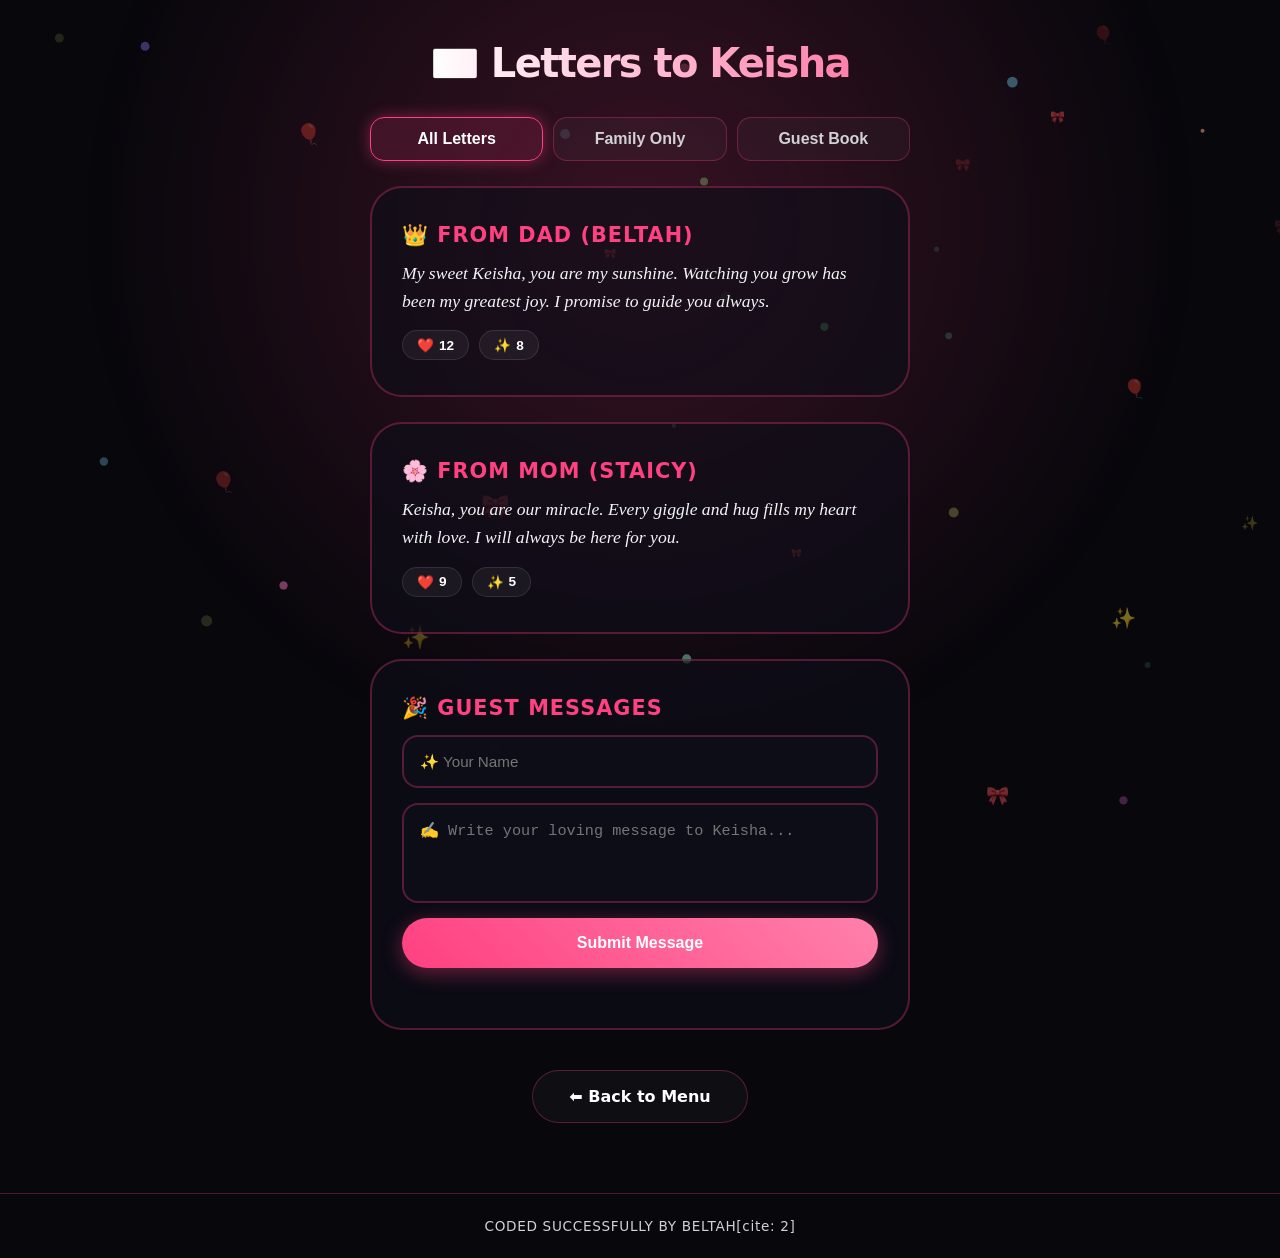
<file: letter.html>
<!DOCTYPE html>
<html lang="en">
<head>
  <meta charset="UTF-8">
  <meta name="viewport" content="width=device-width, initial-scale=1.0">
  <title>Letters to Keisha</title>
  <style>
    :root {
      --bg: #07070c;
      --card-bg: rgba(15, 15, 25, 0.65);
      --border: rgba(255, 64, 129, 0.3);
      --accent: #ff4081;
      --accent-glow: rgba(255, 64, 129, 0.4);
      --text-main: #f3f4f6;
      --text-muted: #d1d1d6;
    }

    body {
      font-family: system-ui, -apple-system, sans-serif;
      background-color: var(--bg);
      color: var(--text-main);
      text-align: center;
      margin: 0;
      min-height: 100vh;
      display: flex;
      flex-direction: column;
      align-items: center;
      justify-content: space-between;
      overflow-x: hidden;
      position: relative;
    }

    body::before {
      content: "";
      position: fixed;
      top: 0; left: 50%; transform: translateX(-50%);
      width: 100%; max-width: 1400px; height: 100%;
      background: radial-gradient(circle at 50% 25%, rgba(255, 64, 129, 0.2), transparent 60%);
      z-index: -2;
      pointer-events: none;
    }

    #ambientCanvas {
      position: fixed;
      top: 0; left: 0; width: 100%; height: 100%;
      z-index: -1;
      pointer-events: none;
    }

    main {
      flex: 1;
      display: flex;
      flex-direction: column;
      align-items: center;
      justify-content: center;
      width: 100%;
      padding: 40px 20px;
      box-sizing: border-box;
    }

    h1 {
      font-size: 2.5rem;
      font-weight: 800;
      letter-spacing: -0.04em;
      margin: 0 0 30px 0;
      background: linear-gradient(to right, #fff, #ff80ab);
      -webkit-background-clip: text;
      -webkit-text-fill-color: transparent;
    }

    /* Tab Controller Component */
    .tabs-container {
      display: flex;
      gap: 10px;
      margin-bottom: 25px;
      width: 100%;
      max-width: 540px;
    }
    .tab-btn {
      flex: 1;
      background: rgba(255, 255, 255, 0.03);
      border: 1px solid var(--border);
      color: var(--text-muted);
      padding: 12px;
      border-radius: 14px;
      font-weight: 600;
      cursor: pointer;
      transition: all 0.3s ease;
    }
    .tab-btn.active {
      background: rgba(255, 64, 129, 0.15);
      border-color: var(--accent);
      color: #fff;
      box-shadow: 0 0 15px var(--accent-glow);
    }

    .card-group {
      width: 100%;
      max-width: 540px;
    }

    .card {
      background: var(--card-bg);
      border: 2px solid var(--border);
      border-radius: 32px;
      padding: 35px 30px;
      width: 100%;
      box-sizing: border-box;
      margin-bottom: 25px;
      text-align: left;
      transition: transform 0.3s ease, border-color 0.3s ease;
      position: relative;
    }
    .card:hover {
      transform: translateY(-2px);
      border-color: var(--accent);
    }

    .card h2 {
      margin: 0 0 12px 0;
      font-size: 1.3rem;
      font-weight: 800;
      color: var(--accent);
      text-transform: uppercase;
      letter-spacing: 0.05em;
      display: flex;
      align-items: center;
      gap: 8px;
    }

    .card p {
      font-family: 'Georgia', serif;
      font-style: italic;
      font-size: 1.1rem;
      line-height: 1.6;
      color: #f3f4f6;
      margin: 0;
    }

    /* Interactive Reaction Engine Badge Layout */
    .reaction-bar {
      margin-top: 15px;
      display: flex;
      gap: 10px;
    }
    .react-btn {
      background: rgba(255, 255, 255, 0.05);
      border: 1px solid rgba(255, 255, 255, 0.1);
      color: #fff;
      padding: 6px 14px;
      border-radius: 50px;
      font-size: 0.85rem;
      cursor: pointer;
      display: inline-flex;
      align-items: center;
      gap: 5px;
      transition: all 0.2s ease;
    }
    .react-btn:hover {
      background: rgba(255, 64, 129, 0.2);
      border-color: var(--accent);
    }

    form {
      display: flex;
      flex-direction: column;
      gap: 15px;
      margin-top: 15px;
    }

    input[type="text"], textarea {
      width: 100%;
      background: rgba(15, 15, 25, 0.85);
      border: 2px solid var(--border);
      border-radius: 16px;
      color: #fff;
      padding: 16px;
      box-sizing: border-box;
      font-size: 0.95rem;
      outline: none;
      transition: all 0.3s ease;
    }
    input[type="text"]:focus, textarea:focus {
      border-color: var(--accent);
      box-shadow: 0 0 15px var(--accent-glow);
    }
    textarea {
      height: 100px;
      resize: none;
    }

    button, .back-btn {
      display: inline-flex;
      align-items: center;
      justify-content: center;
      padding: 16px 36px;
      border-radius: 100px;
      font-weight: 700;
      font-size: 1rem;
      text-decoration: none;
      border: none;
      cursor: pointer;
      transition: all 0.4s cubic-bezier(0.16, 1, 0.3, 1);
    }

    button[type="submit"] {
      background: linear-gradient(45deg, #ff4081, #ff80ab);
      color: #ffffff;
      box-shadow: 0 5px 20px rgba(255, 64, 129, 0.4);
    }
    button[type="submit"]:hover {
      transform: translateY(-3px) scale(1.02);
      box-shadow: 0 8px 25px rgba(255, 64, 129, 0.7), 0 0 15px #fff;
    }

    #guestMessages {
      margin-top: 25px;
      display: flex;
      flex-direction: column;
      gap: 15px;
    }
    .guest-entry {
      background: rgba(255, 255, 255, 0.03);
      border: 1px dashed var(--border);
      padding: 16px;
      border-radius: 18px;
      animation: fadeInEntry 0.5s ease-out forwards;
    }
    @keyframes fadeInEntry {
      from { opacity: 0; transform: translateY(10px); }
      to { opacity: 1; transform: translateY(0); }
    }
    .guest-entry strong {
      color: var(--accent);
      display: block;
      margin-bottom: 4px;
      font-size: 0.95rem;
    }

    .back-btn {
      background: rgba(255, 255, 255, 0.03);
      border: 1px solid var(--border);
      color: #fff;
      margin-top: 15px;
      margin-bottom: 30px;
      width: fit-content;
    }
    .back-btn:hover {
      border-color: var(--accent);
      background: rgba(255, 64, 129, 0.08);
      box-shadow: 0 0 25px var(--accent-glow);
      transform: translateY(-3px);
    }

    .hidden { display: none !important; }

    footer {
      width: 100%;
      padding: 24px 0;
      font-size: 0.85rem;
      color: var(--text-muted);
      border-top: 1px solid var(--border);
      letter-spacing: 0.05em;
      text-align: center;
    }
  </style>
</head>
<body>

  <canvas id="ambientCanvas"></canvas>

  <main>
    <h1>💌 Letters to Keisha</h1>

    <!-- SUGGESTION 1: Filter Tab Controls for Better UI Sorting -->
    <div class="tabs-container">
      <button class="tab-btn active" onclick="filterLetters('all', this)">All Letters</button>
      <button class="tab-btn" onclick="filterLetters('family', this)">Family Only</button>
      <button class="tab-btn" onclick="filterLetters('guests', this)">Guest Book</button>
    </div>

    <!-- Family Letters Group Container -->
    <div id="familyGroup" class="card-group">
      <div class="card">
        <h2>👑 From Dad (Beltah)</h2>
        <p>My sweet Keisha, you are my sunshine. Watching you grow has been my greatest joy. I promise to guide you always.</p>
        <!-- SUGGESTION 2: Interactive Love & Heart Counters -->
        <div class="reaction-bar">
          <button class="react-btn" onclick="addReaction(this)">❤️ <span>12</span></button>
          <button class="react-btn" onclick="addReaction(this)">✨ <span>8</span></button>
        </div>
      </div>

      <div class="card">
        <h2>🌸 From Mom (Staicy)</h2>
        <p>Keisha, you are our miracle. Every giggle and hug fills my heart with love. I will always be here for you.</p>
        <div class="reaction-bar">
          <button class="react-btn" onclick="addReaction(this)">❤️ <span>9</span></button>
          <button class="react-btn" onclick="addReaction(this)">✨ <span>5</span></button>
        </div>
      </div>
    </div>

    <!-- Guest Submission Card Container Component -->
    <div id="guestGroup" class="card-group">
      <div class="card">
        <h2>🎉 Guest Messages</h2>
        <form onsubmit="addMessage(event)">
          <input type="text" id="guestName" placeholder="✨ Your Name" required>
          <textarea id="guestMessage" placeholder="✍️ Write your loving message to Keisha..." required></textarea>
          <button type="submit">Submit Message</button>
        </form>
        <div id="guestMessages"></div>
      </div>
    </div>

    <a href="index.html" class="back-btn">⬅️ Back to Menu</a>
  </main>

  <footer>
    CODED SUCCESSFULLY BY BELTAH[cite: 2]
  </footer>

  <script>
    // Tab filtering strategy
    function filterLetters(category, btn) {
      document.querySelectorAll('.tab-btn').forEach(b => b.classList.remove('active'));
      btn.classList.add('active');

      const family = document.getElementById('familyGroup');
      const guests = document.getElementById('guestGroup');

      if (category === 'all') {
        family.classList.remove('hidden');
        guests.classList.remove('hidden');
      } else if (category === 'family') {
        family.classList.remove('hidden');
        guests.classList.add('hidden');
      } else if (category === 'guests') {
        family.classList.add('hidden');
        guests.classList.remove('hidden');
      }
    }

    // Reaction tracking mechanism
    function addReaction(btn) {
      const span = btn.querySelector('span');
      let current = parseInt(span.innerText);
      span.innerText = current + 1;
      
      // Temporary CSS scale splash animation
      btn.style.transform = 'scale(1.2)';
      setTimeout(() => btn.style.transform = 'none', 150);
    }

    function addMessage(event) {
      event.preventDefault();
      const name = document.getElementById("guestName").value;
      const message = document.getElementById("guestMessage").value;

      const guestMessages = document.getElementById("guestMessages");
      const entry = document.createElement("div");
      entry.className = "guest-entry";
      entry.innerHTML = `<strong>💝 ${name}</strong> ${message}`;
      
      guestMessages.insertBefore(entry, guestMessages.firstChild);

      document.getElementById("guestName").value = "";
      document.getElementById("guestMessage").value = "";
    }

    // Floating Live Particle Engine Setup
    const canvas = document.getElementById('ambientCanvas');
    const ctx = canvas.getContext('2d');
    let particles = [];

    function resizeCanvas() {
      canvas.width = window.innerWidth;
      canvas.height = window.innerHeight;
    }
    window.addEventListener('resize', resizeCanvas);
    resizeCanvas();

    class FloatingItem {
      constructor() {
        this.reset();
        this.y = Math.random() * canvas.height; 
      }
      reset() {
        this.x = Math.random() * canvas.width;
        this.y = canvas.height + Math.random() * 100;
        this.size = Math.random() * 15 + 8;
        this.speed = Math.random() * 1 + 0.5;
        this.type = Math.random() < 0.4 ? 'emoji' : 'glitter';
        this.emoji = ['✨', '🎈', '🎉', '💖', '🎀'][Math.floor(Math.random() * 5)];
        this.color = `hsl(${Math.random() * 360}, 100%, 75%)`;
        this.alpha = Math.random() * 0.4 + 0.1;
        this.angle = Math.random() * Math.PI * 2;
        this.wobbleSpeed = Math.random() * 0.02 + 0.01;
      }
      update() {
        this.y -= this.speed;
        this.angle += this.wobbleSpeed;
        this.x += Math.sin(this.angle) * 0.5;
        if (this.y < -50) this.reset();
      }
      draw() {
        ctx.save();
        ctx.globalAlpha = this.alpha;
        if (this.type === 'emoji') {
          ctx.font = `${this.size}px Arial`;
          ctx.fillText(this.emoji, this.x, this.y);
        } else {
          ctx.fillStyle = this.color;
          ctx.beginPath();
          ctx.arc(this.x, this.y, this.size / 4, 0, Math.PI * 2);
          ctx.fill();
        }
        ctx.restore();
      }
    }

    for (let i = 0; i < 40; i++) {
      particles.push(new FloatingItem());
    }

    function animate() {
      requestAnimationFrame(animate);
      ctx.clearRect(0, 0, canvas.width, canvas.height);
      particles.forEach(p => {
        p.update();
        p.draw();
      });
    }
    animate();
  </script>
</body>
</html>
</file>
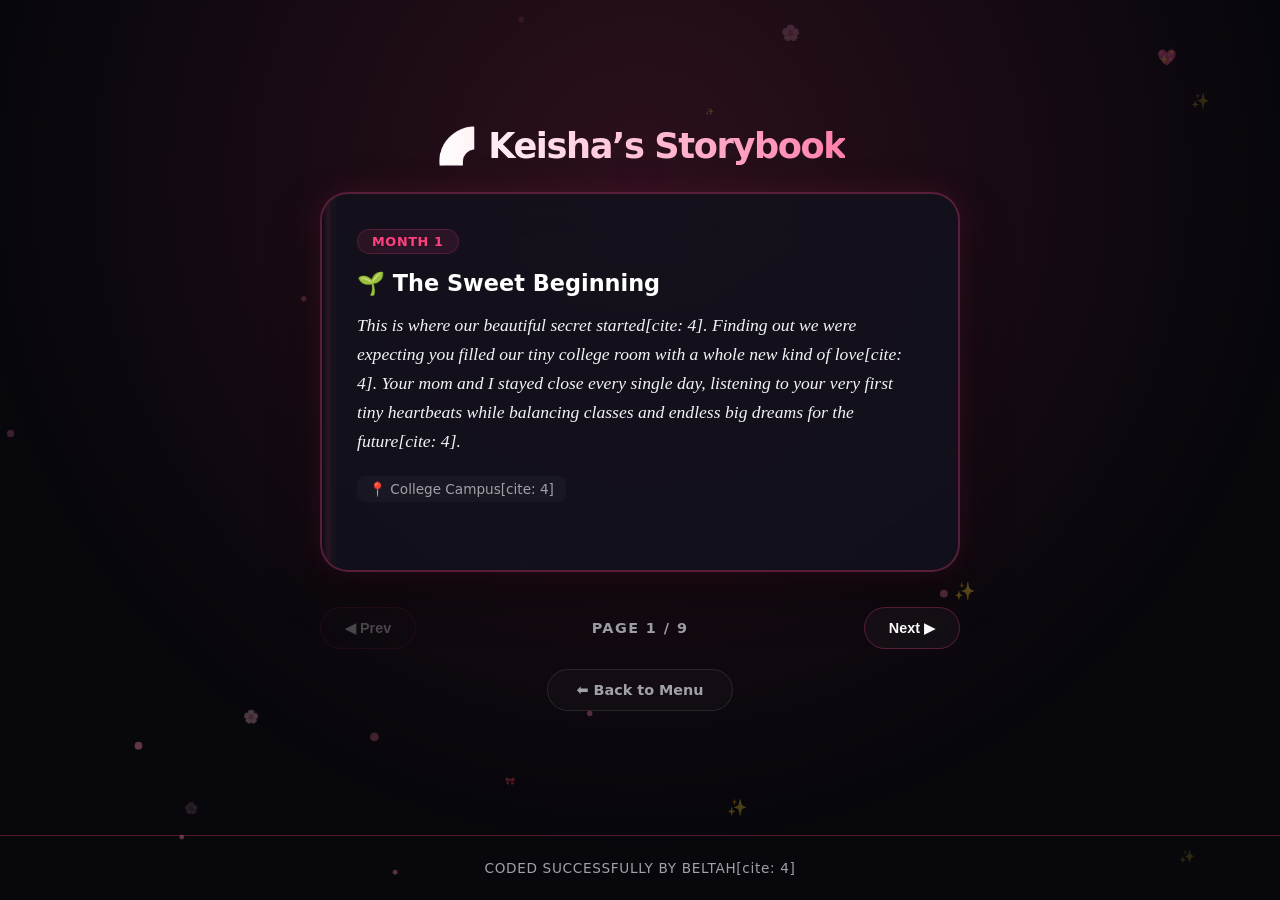
<file: story.html>
<!DOCTYPE html>
<html lang="en">
<head>
  <meta charset="UTF-8">
  <meta name="viewport" content="width=device-width, initial-scale=1.0">
  <title>Keisha’s Story</title>
  <style>
    :root {
      --bg: #07070c;
      --book-bg: rgba(18, 18, 29, 0.85);
      --border: rgba(255, 64, 129, 0.3);
      --accent: #ff4081;
      --accent-glow: rgba(255, 64, 129, 0.4);
      --text-main: #f3f4f6;
      --text-muted: #a1a1aa;
    }

    body {
      font-family: system-ui, -apple-system, sans-serif;
      background-color: var(--bg);
      color: var(--text-main);
      margin: 0;
      padding: 0;
      display: flex;
      flex-direction: column;
      align-items: center;
      min-height: 100vh;
      overflow-x: hidden;
      position: relative;
    }

    body::before {
      content: "";
      position: fixed;
      top: 0; left: 50%; transform: translateX(-50%);
      width: 100%; max-width: 1400px; height: 100%;
      background: radial-gradient(circle at 50% 20%, rgba(255, 64, 129, 0.15), transparent 70%);
      z-index: -2;
      pointer-events: none;
    }

    #ambientCanvas {
      position: fixed;
      top: 0; left: 0; width: 100%; height: 100%;
      z-index: -1;
      pointer-events: none;
    }

    main {
      flex: 1;
      display: flex;
      flex-direction: column;
      align-items: center;
      justify-content: center;
      width: 100%;
      max-width: 680px;
      padding: 20px;
      box-sizing: border-box;
    }

    h1 {
      font-size: 2.2rem;
      font-weight: 800;
      letter-spacing: -0.04em;
      margin: 0 0 25px 0;
      background: linear-gradient(to right, #fff, #ff80ab);
      -webkit-background-clip: text;
      -webkit-text-fill-color: transparent;
      text-align: center;
    }

    /* Interactive Memory Book Component Layout */
    .book-container {
      width: 100%;
      perspective: 1000px;
      margin-bottom: 25px;
    }

    .book-frame {
      background: var(--book-bg);
      border: 2px solid var(--border);
      border-radius: 28px;
      padding: 35px;
      box-sizing: border-box;
      min-height: 380px;
      display: flex;
      flex-direction: column;
      justify-content: space-between;
      backdrop-filter: blur(25px);
      box-shadow: 0 20px 50px rgba(0, 0, 0, 0.4), 0 0 30px rgba(255, 64, 129, 0.15);
      position: relative;
      overflow: hidden;
    }

    /* Virtual Binder Spine Visual Accent */
    .book-frame::before {
      content: "";
      position: absolute;
      left: 0; top: 0; bottom: 0;
      width: 12px;
      background: linear-gradient(to right, rgba(0,0,0,0.3), rgba(255,64,129,0.1), transparent);
      border-right: 1px solid rgba(255, 255, 255, 0.05);
    }

    .page {
      display: none;
      animation: flipEffect 0.5s cubic-bezier(0.16, 1, 0.3, 1) forwards;
      text-align: left;
    }

    .page.active {
      display: flex;
      flex-direction: column;
      height: 100%;
      justify-content: space-between;
    }

    @keyframes flipEffect {
      from { opacity: 0; transform: rotateY(-15deg) translateX(20px); }
      to { opacity: 1; transform: rotateY(0deg) translateX(0); }
    }

    .meta-tag {
      display: inline-block;
      background: rgba(255, 64, 129, 0.1);
      border: 1px solid rgba(255, 64, 129, 0.2);
      color: var(--accent);
      padding: 4px 14px;
      border-radius: 100px;
      font-size: 0.8rem;
      font-weight: 700;
      text-transform: uppercase;
      letter-spacing: 0.05em;
      margin-bottom: 16px;
    }

    .page h3 {
      margin: 0 0 14px 0;
      font-size: 1.4rem;
      font-weight: 800;
      color: #fff;
    }

    .page p {
      font-family: 'Georgia', serif;
      font-style: italic;
      font-size: 1.1rem;
      line-height: 1.65;
      color: #f3f4f6;
      margin: 0 0 20px 0;
    }

    .location-badge {
      display: inline-flex;
      align-items: center;
      gap: 5px;
      font-size: 0.85rem;
      color: var(--text-muted);
      background: rgba(255, 255, 255, 0.03);
      padding: 5px 12px;
      border-radius: 8px;
      width: fit-content;
    }

    /* Flip Navigation Controller Panels */
    .book-controls {
      display: flex;
      justify-content: space-between;
      align-items: center;
      width: 100%;
      gap: 15px;
      margin-top: 10px;
    }

    .nav-btn {
      background: rgba(255, 255, 255, 0.03);
      border: 1px solid var(--border);
      color: #fff;
      padding: 12px 24px;
      border-radius: 100px;
      font-weight: 700;
      font-size: 0.9rem;
      cursor: pointer;
      user-select: none;
      transition: all 0.3s ease;
      display: inline-flex;
      align-items: center;
      gap: 8px;
    }

    .nav-btn:hover:not(:disabled) {
      border-color: var(--accent);
      background: rgba(255, 64, 129, 0.1);
      box-shadow: 0 0 15px var(--accent-glow);
      transform: translateY(-1px);
    }

    .nav-btn:disabled {
      opacity: 0.25;
      cursor: not-allowed;
    }

    .page-number {
      font-size: 0.9rem;
      font-weight: 600;
      color: var(--text-muted);
      letter-spacing: 0.1em;
    }

    .back-btn {
      display: inline-flex;
      align-items: center;
      justify-content: center;
      background: rgba(255, 255, 255, 0.02);
      border: 1px solid rgba(255, 255, 255, 0.1);
      color: var(--text-muted);
      padding: 12px 28px;
      border-radius: 100px;
      font-weight: 600;
      font-size: 0.9rem;
      text-decoration: none;
      transition: all 0.3s ease;
      margin-top: 20px;
    }
    .back-btn:hover {
      border-color: var(--border);
      color: #fff;
      background: rgba(255, 255, 255, 0.05);
    }

    footer {
      width: 100%;
      padding: 24px 0;
      font-size: 0.85rem;
      color: var(--text-muted);
      border-top: 1px solid var(--border);
      letter-spacing: 0.05em;
      text-align: center;
      margin-top: auto;
    }
  </style>
</head>
<body>

  <canvas id="ambientCanvas"></canvas>

  <main>
    <h1>🌈 Keisha’s Storybook</h1>

    <div class="book-container">
      <div class="book-frame">
        
        <!-- PAGE 1 -->
        <div class="page active">
          <div>
            <div class="meta-tag">Month 1</div>
            <h3>🌱 The Sweet Beginning</h3>
            <p>This is where our beautiful secret started[cite: 4]. Finding out we were expecting you filled our tiny college room with a whole new kind of love[cite: 4]. Your mom and I stayed close every single day, listening to your very first tiny heartbeats while balancing classes and endless big dreams for the future[cite: 4].</p>
          </div>
          <div class="location-badge">📍 College Campus[cite: 4]</div>
        </div>

        <!-- PAGE 2 -->
        <div class="page">
          <div>
            <div class="meta-tag">Month 2</div>
            <h3>🍃 College Cravings & Cuddles</h3>
            <p>Morning sickness kicked in, and college life became a wild balancing act[cite: 4]. Your mom was such a champ, heading to lectures while I made sure she always had her favorite snacks nearby[cite: 4]. Every little kick or change made us realize how incredibly real this journey was becoming[cite: 4].</p>
          </div>
          <div class="location-badge">📍 College Campus[cite: 4]</div>
        </div>

        <!-- PAGE 3 -->
        <div class="page">
          <div>
            <div class="meta-tag">Month 3</div>
            <h3>✨ Growing Strong Together</h3>
            <p>Three months in, and a beautiful little bump started showing[cite: 4]. We spent our evenings walking around the campus paths, talking endlessly about who you would look like and dreaming up the perfect name[cite: 4]. Holding hands, we knew we could face absolutely anything as long as we stood together[cite: 4].</p>
          </div>
          <div class="location-badge">📍 College Campus[cite: 4]</div>
        </div>

        <!-- PAGE 4 -->
        <div class="page">
          <div>
            <div class="meta-tag">Month 4</div>
            <h3>🎵 Mid-Semester Melodies</h3>
            <p>By the fourth month, you could start hearing sounds from the outside world[cite: 4]. I used to sing softly to your mom’s belly after finishing late-night study sessions[cite: 4]. It was our cozy little routine, making sure you knew our voices before you even entered the world[cite: 4].</p>
          </div>
          <div class="location-badge">📍 College Campus[cite: 4]</div>
        </div>

        <!-- PAGE 5 -->
        <div class="page">
          <div>
            <div class="meta-tag">Month 5</div>
            <h3>💝 Our Last Campus Chapter</h3>
            <p>This was our final milestone together at college[cite: 4]. We treasured every single moment of this fifth month, knowing big transitions were coming up next[cite: 4]. Your mom was glowing beautifully, and we celebrated finishing this special season of nesting together under one roof[cite: 4].</p>
          </div>
          <div class="location-badge">📍 College Campus[cite: 4]</div>
        </div>

        <!-- PAGE 6 -->
        <div class="page">
          <div>
            <div class="meta-tag">Month 6</div>
            <h3>🏡 Back to the Family Nest</h3>
            <p>To ensure she had the absolute best care and comfort, your mom moved back home with her family[cite: 4]. They welcomed her with open arms, cooking her favorite traditional meals and taking sweet care of her every single day while she kept traveling to finish up her remaining college classes[cite: 4].</p>
          </div>
          <div class="location-badge">📍 Family Home[cite: 4]</div>
        </div>

        <!-- PAGE 7 -->
        <div class="page">
          <div>
            <div class="meta-tag">Month 7</div>
            <h3>💼 Stepping into Nairobi</h3>
            <p>While your wonderful grandparents pampered your mom back home, I made a major step and shifted to Nairobi to search for a job[cite: 4]. I walked the city streets with fire in my heart, determined to build a beautiful, stable, and warm future for you and your mom[cite: 4].</p>
          </div>
          <div class="location-badge">📍 Nairobi City[cite: 4]</div>
        </div>

        <!-- PAGE 8 -->
        <div class="page">
          <div>
            <div class="meta-tag">Month 8</div>
            <h3>📞 Phone Calls & Big Dreams</h3>
            <p>Distance wasn’t easy, but love kept us connected across the miles[cite: 4]. Every single evening, I would call to check on the latest updates from her checkups[cite: 4]. Your mom would tell me how much you were kicking, and her family made sure she stayed perfectly safe, relaxed, and happy[cite: 4].</p>
          </div>
          <div class="location-badge">📍 Nairobi / Home[cite: 4]</div>
        </div>

        <!-- PAGE 9 -->
        <div class="page">
          <div>
            <div class="meta-tag">Month 9</div>
            <h3>🍼 The Ultimate Miracle Arrives</h3>
            <p>The long-awaited final days came with so much excitement[cite: 4]. Your mom's family kept her safe and prepared until the magical moment arrived on June 5th, 2025[cite: 4]. You made your grand entrance in Juja, changing our lives forever! Our sweet princess Keisha was finally here, making every single sacrifice completely worth it[cite: 4].</p>
          </div>
          <div class="location-badge">📍 Juja Modern[cite: 4]</div>
        </div>

      </div>
    </div>

    <!-- Flip Book Controls Interface Module -->
    <div class="book-controls">
      <button class="nav-btn" id="prevBtn" onclick="changePage(-1)" disabled>◀ Prev</button>
      <div class="page-number" id="pageIndicator">PAGE 1 / 9</div>
      <button class="nav-btn" id="nextBtn" onclick="changePage(1)">Next ▶</button>
    </div>

    <a href="index.html" class="back-btn">⬅ Back to Menu</a>
  </main>

  <footer>
    CODED SUCCESSFULLY BY BELTAH[cite: 4]
  </footer>

  <script>
    // State Tracking Properties
    let currentPage = 0;
    const pages = document.querySelectorAll('.page');
    const prevBtn = document.getElementById('prevBtn');
    const nextBtn = document.getElementById('nextBtn');
    const pageIndicator = document.getElementById('pageIndicator');

    function changePage(direction) {
      // Cleanly clear active flag safely
      pages[currentPage].classList.remove('active');
      
      // Mutate state securely
      currentPage += direction;
      
      // Apply visibility to next active index mapping
      pages[currentPage].classList.add('active');
      
      // Synchronize controller state configurations
      prevBtn.disabled = (currentPage === 0);
      nextBtn.disabled = (currentPage === pages.length - 1);
      pageIndicator.innerText = `PAGE ${currentPage + 1} / ${pages.length}`;
    }

    // Canvas Space Particle Architecture Component
    const canvas = document.getElementById('ambientCanvas');
    const ctx = canvas.getContext('2d');
    let particles = [];

    function resizeCanvas() {
      canvas.width = window.innerWidth;
      canvas.height = window.innerHeight;
    }
    window.addEventListener('resize', resizeCanvas);
    resizeCanvas();

    class FloatingItem {
      constructor() {
        this.reset();
        this.y = Math.random() * canvas.height; 
      }
      reset() {
        this.x = Math.random() * canvas.width;
        this.y = canvas.height + Math.random() * 100;
        this.size = Math.random() * 12 + 6;
        this.speed = Math.random() * 0.8 + 0.4;
        this.type = Math.random() < 0.35 ? 'emoji' : 'glitter';
        this.emoji = ['✨', '💖', '👶', '🌸', '🎀'][Math.floor(Math.random() * 5)];
        this.color = `hsl(${Math.random() * 20 + 330}, 100%, 75%)`;
        this.alpha = Math.random() * 0.3 + 0.1;
        this.angle = Math.random() * Math.PI * 2;
        this.wobbleSpeed = Math.random() * 0.02 + 0.005;
      }
      update() {
        this.y -= this.speed;
        this.angle += this.wobbleSpeed;
        this.x += Math.sin(this.angle) * 0.4;
        if (this.y < -50) this.reset();
      }
      draw() {
        ctx.save();
        ctx.globalAlpha = this.alpha;
        if (this.type === 'emoji') {
          ctx.font = `${this.size}px Arial`;
          ctx.fillText(this.emoji, this.x, this.y);
        } else {
          ctx.fillStyle = this.color;
          ctx.beginPath();
          ctx.arc(this.x, this.y, this.size / 4, 0, Math.PI * 2);
          ctx.fill();
        }
        ctx.restore();
      }
    }

    for (let i = 0; i < 30; i++) {
      particles.push(new FloatingItem());
    }

    function animate() {
      requestAnimationFrame(animate);
      ctx.clearRect(0, 0, canvas.width, canvas.height);
      particles.forEach(p => {
        p.update();
        p.draw();
      });
    }
    animate();
  </script>
</body>
</html>
</file>
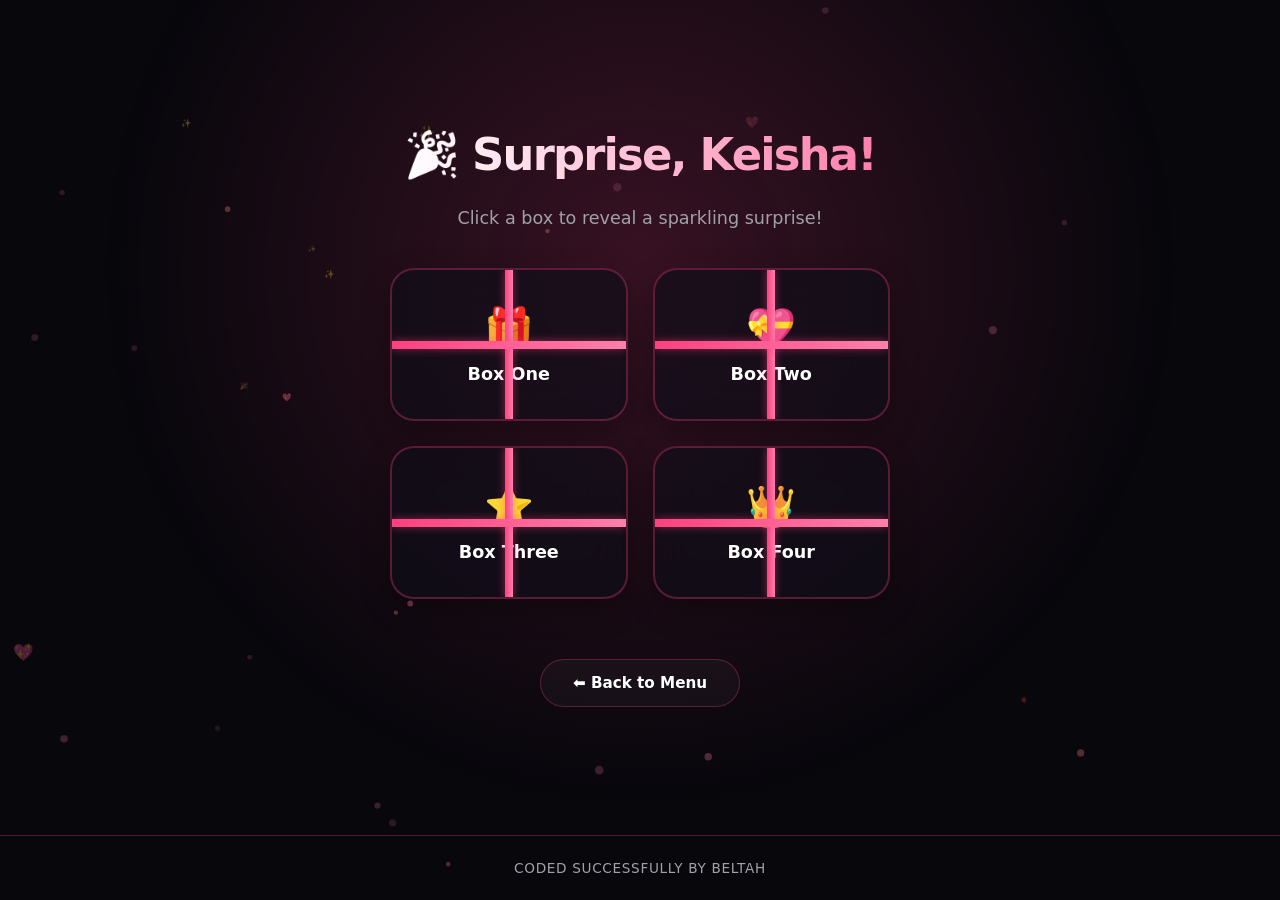
<file: surprise.html>
<!DOCTYPE html>
<html lang="en">
<head>
  <meta charset="UTF-8">
  <meta name="viewport" content="width=device-width, initial-scale=1.0">
  <title>Surprise!</title>
  <style>
    :root {
      --bg: #07070c;
      --card-bg: rgba(15, 15, 25, 0.65);
      --border: rgba(255, 64, 129, 0.3);
      --accent: #ff4081;
      --accent-glow: rgba(255, 64, 129, 0.4);
      --text-main: #f3f4f6;
      --text-muted: #a1a1aa;
    }

    body {
      font-family: system-ui, -apple-system, sans-serif;
      background-color: var(--bg);
      color: var(--text-main);
      text-align: center;
      margin: 0;
      min-height: 100vh;
      display: flex;
      flex-direction: column;
      align-items: center;
      justify-content: space-between;
      overflow-x: hidden;
      position: relative;
    }

    body::before {
      content: "";
      position: fixed;
      top: 0; left: 50%; transform: translateX(-50%);
      width: 100%; max-width: 1400px; height: 100%;
      background: radial-gradient(circle at 50% 30%, rgba(255, 64, 129, 0.2), transparent 60%);
      z-index: -2;
      pointer-events: none;
    }

    #ambientCanvas {
      position: fixed;
      top: 0; left: 0; width: 100%; height: 100%;
      z-index: -1;
      pointer-events: none;
    }

    main {
      flex: 1;
      display: flex;
      flex-direction: column;
      align-items: center;
      justify-content: center;
      width: 100%;
      max-width: 800px;
      padding: 40px 20px;
      box-sizing: border-box;
    }

    h1 {
      font-size: 2.8rem;
      font-weight: 800;
      letter-spacing: -0.04em;
      margin: 0 0 10px 0;
      background: linear-gradient(to right, #fff, #ff80ab);
      -webkit-background-clip: text;
      -webkit-text-fill-color: transparent;
    }

    .subtitle {
      color: var(--text-muted);
      font-size: 1.1rem;
      margin-bottom: 40px;
    }

    .grid-container {
      display: grid;
      grid-template-columns: repeat(2, 1fr);
      gap: 25px;
      width: 100%;
      max-width: 500px;
      margin-bottom: 30px;
    }

    @media (max-width: 480px) {
      .grid-container {
        grid-template-columns: 1fr;
        gap: 20px;
      }
    }

    .surprise-box {
      background: var(--card-bg);
      border: 2px solid var(--border);
      border-radius: 24px;
      padding: 35px 20px;
      font-size: 1.1rem;
      font-weight: 700;
      cursor: pointer;
      backdrop-filter: blur(20px);
      box-shadow: 0 10px 30px rgba(0,0,0,0.3);
      transition: all 0.4s cubic-bezier(0.175, 0.885, 0.32, 1.275);
      position: relative;
      overflow: hidden;
      display: flex;
      flex-direction: column;
      align-items: center;
      justify-content: center;
      gap: 12px;
      color: #fff;
    }

    .surprise-box::before, .surprise-box::after {
      content: "";
      position: absolute;
      background: linear-gradient(to right, #ff4081, #ff80ab);
      box-shadow: 0 0 8px rgba(255, 64, 129, 0.5);
      transition: all 0.5s cubic-bezier(0.16, 1, 0.3, 1);
      z-index: 2;
    }
    .surprise-box::before {
      top: 0; bottom: 0; left: calc(50% - 4px); width: 8px;
    }
    .surprise-box::after {
      left: 0; right: 0; top: calc(50% - 4px); height: 8px;
    }

    .surprise-box .gift-icon {
      font-size: 2.5rem;
      transition: transform 0.3s ease;
      z-index: 1;
    }

    .surprise-box span:last-child {
      z-index: 1;
    }

    .surprise-box:hover {
      transform: translateY(-5px) scale(1.03);
      border-color: var(--accent);
      box-shadow: 0 15px 35px rgba(255, 64, 129, 0.3), 0 0 15px var(--accent-glow);
    }

    .surprise-box:hover .gift-icon {
      transform: rotate(15deg) scale(1.1);
    }

    .surprise-box.opened {
      border-color: #00e676;
      background: rgba(0, 230, 118, 0.05);
      box-shadow: 0 5px 15px rgba(0, 230, 118, 0.1);
      cursor: default;
      transform: none !important;
    }

    .surprise-box.opened::before { transform: translateY(-100%); opacity: 0; }
    .surprise-box.opened::after { transform: translateX(100%); opacity: 0; }

    .surprise-box.opened .gift-icon {
      transform: scale(0.9);
      opacity: 0.5;
    }

    .modal-overlay {
      position: fixed;
      top: 0; left: 0; width: 100%; height: 100%;
      background: rgba(7, 7, 12, 0.85);
      backdrop-filter: blur(15px);
      z-index: 100;
      display: flex;
      align-items: center;
      justify-content: center;
      opacity: 0;
      pointer-events: none;
      transition: opacity 0.4s ease;
    }
    .modal-overlay.active {
      opacity: 1;
      pointer-events: auto;
    }

    .modal-content {
      background: #12121d;
      border: 2px solid var(--accent);
      border-radius: 32px;
      padding: 40px 30px;
      max-width: 440px;
      width: 90%;
      box-shadow: 0 25px 60px rgba(255, 64, 129, 0.4);
      transform: scale(0.85);
      transition: transform 0.4s cubic-bezier(0.16, 1, 0.3, 1);
      text-align: center;
      box-sizing: border-box;
      overflow: hidden;
    }
    .modal-overlay.active .modal-content {
      transform: scale(1);
    }

    .modal-content h3 {
      font-size: 1.5rem;
      margin: 0 0 15px 0;
      color: #fff;
    }

    .modal-content p {
      font-size: 1.15rem;
      line-height: 1.7;
      color: var(--text-main);
      margin: 0 0 25px 0;
      min-height: 60px;
      padding: 0 10px;
      word-wrap: break-word;
      overflow-wrap: break-word;
      text-align: center;
    }

    .action-btn {
      display: inline-flex;
      align-items: center;
      justify-content: center;
      padding: 14px 32px;
      border-radius: 100px;
      font-weight: 700;
      font-size: 0.95rem;
      cursor: pointer;
      border: none;
      transition: all 0.3s ease;
      text-decoration: none;
    }

    .close-btn {
      background: linear-gradient(45deg, #ff4081, #ff80ab);
      color: #fff;
      box-shadow: 0 5px 15px rgba(255, 64, 129, 0.3);
    }
    .close-btn:hover {
      transform: translateY(-2px);
      box-shadow: 0 8px 20px rgba(255, 64, 129, 0.5);
    }

    .finale-card {
      background: linear-gradient(135deg, rgba(255, 64, 129, 0.15), rgba(15, 15, 25, 0.8));
      border: 2px solid var(--accent);
      border-radius: 32px;
      padding: 45px 35px;
      width: 100%;
      max-width: 540px;
      box-sizing: border-box;
      backdrop-filter: blur(25px);
      box-shadow: 0 0 40px rgba(255, 64, 129, 0.4), inset 0 0 20px rgba(255, 255, 255, 0.05);
      margin-top: 15px;
      animation: finaleEntrance 0.8s cubic-bezier(0.16, 1, 0.3, 1) forwards;
    }

    @keyframes finaleEntrance {
      from { opacity: 0; transform: translateY(30px) scale(0.95); filter: blur(10px); }
      to { opacity: 1; transform: translateY(0) scale(1); filter: blur(0); }
    }

    .finale-card h2 {
      margin: 0 0 15px 0;
      font-size: 1.8rem;
      background: linear-gradient(to right, #fff, #ffd54f, #fff);
      -webkit-background-clip: text;
      -webkit-text-fill-color: transparent;
      animation: pulsingGlow 2s ease-in-out infinite;
    }

    @keyframes pulsingGlow {
      0%, 100% { filter: drop-shadow(0 0 2px var(--accent)); }
      50% { filter: drop-shadow(0 0 12px var(--accent)); }
    }

    .finale-card p {
      font-size: 1.05rem;
      line-height: 1.7;
      color: #f3f4f6;
      margin: 0 0 20px 0;
    }

    .finale-card .gratitude-section {
      border-top: 1px solid rgba(255, 255, 255, 0.1);
      padding-top: 20px;
      margin-top: 20px;
      font-style: italic;
      color: #ffd54f;
    }

    .back-btn {
      background: rgba(255, 255, 255, 0.03);
      border: 1px solid var(--border);
      color: #fff;
      margin-top: 30px;
    }
    .back-btn:hover {
      border-color: var(--accent);
      background: rgba(255, 64, 129, 0.08);
      box-shadow: 0 0 25px var(--accent-glow);
      transform: translateY(-2px);
    }

    .hidden { display: none !important; }

    .particle {
      position: fixed;
      pointer-events: none;
      border-radius: 50%;
      z-index: 200;
    }

    footer {
      width: 100%;
      padding: 24px 0;
      font-size: 0.85rem;
      color: var(--text-muted);
      border-top: 1px solid var(--border);
      letter-spacing: 0.05em;
      text-align: center;
    }
  </style>
</head>
<body>

  <canvas id="ambientCanvas"></canvas>

  <main>
    <h1>🎉 Surprise, Keisha!</h1>
    <p class="subtitle">Click a box to reveal a sparkling surprise!</p>

    <div class="grid-container" id="giftsGrid">
      <div class="surprise-box" onclick="revealSurprise(0, '🌸 To My Beautiful Queen Staicy', 'Thank you for being the most incredible mother.<br><br>Your pure heart means everything to me.<br><br>I love you endlessly, Staicy! 💖')">
        <span class="gift-icon">🎁</span>
        <span>Box One</span>
      </div>
      <div class="surprise-box" onclick="revealSurprise(1, '👼 To Our Angel Keisha', 'You are the sweetest gift heaven sent to us.<br><br>Your bright little smile changed our world.<br><br>Daddy and Mommy love you forever! ✨')">
        <span class="gift-icon">💝</span>
        <span>Box Two</span>
      </div>
      <div class="surprise-box" onclick="revealSurprise(2, '✨ Boundless Family Love', 'From our sweet beginning back in college...<br><br>To building beautiful dreams together.<br><br>Our family can conquer anything! 🏡')">
        <span class="gift-icon">⭐</span>
        <span>Box Three</span>
      </div>
      <div class="surprise-box" onclick="revealSurprise(3, '👑 Our Shining Promise', 'No matter how big you grow, sweet girl...<br><br>Daddy will always guide and protect you.<br><br>May your life always sparkle! 🌟')">
        <span class="gift-icon">👑</span>
        <span>Box Four</span>
      </div>
    </div>

    <div id="finale" class="hidden finale-card">
      <h2>🎆 Grand Finale 🎆</h2>
      <p>Keisha, you are the brightest star in our lives. Happy Birthday from Dad Beltah and Mom Staicy!</p>
      
      <div class="gratitude-section">
        <p>❤️ A Special Message from Beltah: ❤️<br>
        To Staicy’s Dad and Mom — thank you from the bottom of my heart for accepting us and for taking care of Staicy up to date. I truly appreciate and thank you both for your endless love and support!</p>
      </div>
      
      <iframe id="finaleMusic" width="0" height="0" src="" frameborder="0" allow="autoplay" class="hidden"></iframe>
    </div>

    <a href="index.html" class="action-btn back-btn">⬅ Back to Menu</a>
  </main>

  <div class="modal-overlay" id="surpriseModal">
    <div class="modal-content">
      <h3 id="modalTitle">Surprise</h3>
      <p id="modalMessage"></p>
      <button class="action-btn close-btn" onclick="closeModal()">Awesome ✨</button>
    </div>
  </div>

  <footer>
    CODED SUCCESSFULLY BY BELTAH
  </footer>

  <script>
    let clicked = [false, false, false, false];
    let typingInterval = null;

    function playAudioTone(freq, wave, dur) {
      try {
        const audioCtx = new (window.AudioContext || window.webkitAudioContext)();
        const osc = audioCtx.createOscillator();
        const gain = ctxGain(audioCtx, dur);
        
        osc.type = wave;
        osc.frequency.value = freq;
        osc.connect(gain);
        gain.connect(audioCtx.destination);
        
        osc.start();
        osc.stop(audioCtx.currentTime + dur);
      } catch(e) {}
    }

    function ctxGain(ctx, dur) {
      const node = ctx.createGain();
      node.gain.setValueAtTime(0.12, ctx.currentTime);
      node.gain.exponentialRampToValueAtTime(0.001, ctx.currentTime + dur);
      return node;
    }

    document.querySelectorAll('.surprise-box').forEach(box => {
      box.addEventListener('mouseenter', () => {
        playAudioTone(380, 'sine', 0.08);
      });
    });

    function revealSurprise(index, title, message) {
      if (clicked[index]) return;
      clicked[index] = true;
      
      playAudioTone(587.33, 'triangle', 0.25);
      const boxes = document.querySelectorAll('.surprise-box');
      boxes[index].classList.add('opened');
      
      const rect = boxes[index].getBoundingClientRect();
      spawnBurst(rect.left + rect.width / 2, rect.top + rect.height / 2, 40);

      setTimeout(() => {
        document.getElementById('modalTitle').innerText = title;
        document.getElementById('surpriseModal').classList.add('active');
        triggerTypewriterHTML(message);
      }, 400);

      if (clicked.every(val => val)) {
        setTimeout(() => {
          document.getElementById("giftsGrid").classList.add("hidden");
          document.getElementById("finale").classList.remove("hidden");
          triggerContinuousFinaleExplosions();
          playFinaleMusic();
        }, 1200);
      }
    }

    function triggerTypewriterHTML(htmlText) {
      const container = document.getElementById('modalMessage');
      container.innerHTML = ""; 
      clearInterval(typingInterval);
      
      let index = 0;
      let currentHTML = "";

      typingInterval = setInterval(() => {
        if (index < htmlText.length) {
          if (htmlText.substr(index, 4) === "<br>") {
            currentHTML += "<br>";
            index += 4;
          } else {
            currentHTML += htmlText.charAt(index);
            index++;
          }
          container.innerHTML = currentHTML;
          if (index % 2 === 0) playAudioTone(850, 'sine', 0.01);
        } else {
          clearInterval(typingInterval);
        }
      }, 30);
    }

    function closeModal() {
      document.getElementById('surpriseModal').classList.remove('active');
      clearInterval(typingInterval);
      playAudioTone(220, 'sine', 0.1);
    }

    function playFinaleMusic() {
      const musicFrame = document.getElementById("finaleMusic");
      musicFrame.src = "https://www.youtube.com/embed/020g-0hhCAU?autoplay=1&loop=1&playlist=020g-0hhCAU";
      setTimeout(() => playAudioTone(523.25, 'sine', 0.5), 100);
      setTimeout(() => playAudioTone(659.25, 'sine', 0.5), 250);
      setTimeout(() => playAudioTone(783.99, 'sine', 0.7), 400);
    }

    function spawnBurst(x, y, count) {
      for (let i = 0; i < count; i++) {
        const el = document.createElement('div');
        el.className = 'particle';
        
        const size = Math.random() * 8 + 4;
        el.style.width = `${size}px`;
        el.style.height = `${size}px`;
        el.style.backgroundColor = `hsl(${Math.random() * 360}, 100%, 65%)`;
        el.style.left = `${x}px`;
        el.style.top = `${y}px`;
        
        document.body.appendChild(el);

        const angle = Math.random() * Math.PI * 2;
        const velocity = Math.random() * 8 + 4;
        let vx = Math.cos(angle) * velocity;
        let vy = Math.sin(angle) * velocity;
        let posX = x;
        let posY = y;
        let opacity = 1;

        function updateParticle() {
          if (opacity <= 0.02) {
            el.remove();
            return;
          }
          vy += 0.18;
          posX += vx;
          posY += vy;
          opacity -= 0.02;
          
          el.style.left = `${posX}px`;
          el.style.top = `${posY}px`;
          el.style.opacity = opacity;
          
          requestAnimationFrame(updateParticle);
        }
        requestAnimationFrame(updateParticle);
      }
    }

    function triggerContinuousFinaleExplosions() {
      let runCount = 0;
      const interval = setInterval(() => {
        if (runCount > 15) {
          clearInterval(interval);
          return;
        }
        spawnBurst(Math.random() * window.innerWidth, Math.random() * (window.innerHeight * 0.7), 35);
        playAudioTone(150 + Math.random() * 100, 'triangle', 0.3);
        runCount++;
      }, 400);
    }

    const canvas = document.getElementById('ambientCanvas');
    const ctx = canvas.getContext('2d');
    let particles = [];

    function resizeCanvas() {
      canvas.width = window.innerWidth;
      canvas.height = window.innerHeight;
    }
    window.addEventListener('resize', resizeCanvas);
    resizeCanvas();

    class FloatingItem {
      constructor() {
        this.reset();
        this.y = Math.random() * canvas.height; 
      }
      reset() {
        this.x = Math.random() * canvas.width;
        this.y = canvas.height + Math.random() * 100;
        this.size = Math.random() * 12 + 6;
        this.speed = Math.random() * 0.8 + 0.4;
        this.type = Math.random() < 0.35 ? 'emoji' : 'glitter';
        this.emoji = ['✨', '🎈', '🎉', '💖', '🎀'][Math.floor(Math.random() * 5)];
        this.color = `hsl(${Math.random() * 40 + 320}, 100%, 75%)`;
        this.alpha = Math.random() * 0.3 + 0.1;
        this.angle = Math.random() * Math.PI * 2;
        this.wobbleSpeed = Math.random() * 0.02 + 0.005;
      }
      update() {
        this.y -= this.speed;
        this.angle += this.wobbleSpeed;
        this.x += Math.sin(this.angle) * 0.4;
        if (this.y < -50) this.reset();
      }
      draw() {
        ctx.save();
        ctx.globalAlpha = this.alpha;
        if (this.type === 'emoji') {
          ctx.font = `${this.size}px Arial`;
          ctx.fillText(this.emoji, this.x, this.y);
        } else {
          ctx.fillStyle = this.color;
          ctx.beginPath();
          ctx.arc(this.x, this.y, this.size / 4, 0, Math.PI * 2);
          ctx.fill();
        }
        ctx.restore();
      }
    }

    for (let i = 0; i < 30; i++) {
      particles.push(new FloatingItem());
    }

    function animate() {
      requestAnimationFrame(animate);
      ctx.clearRect(0, 0, canvas.width, canvas.height);
      particles.forEach(p => {
        p.update();
        p.draw();
      });
    }
    animate();
  </script>
</body>
</html>
</file>
